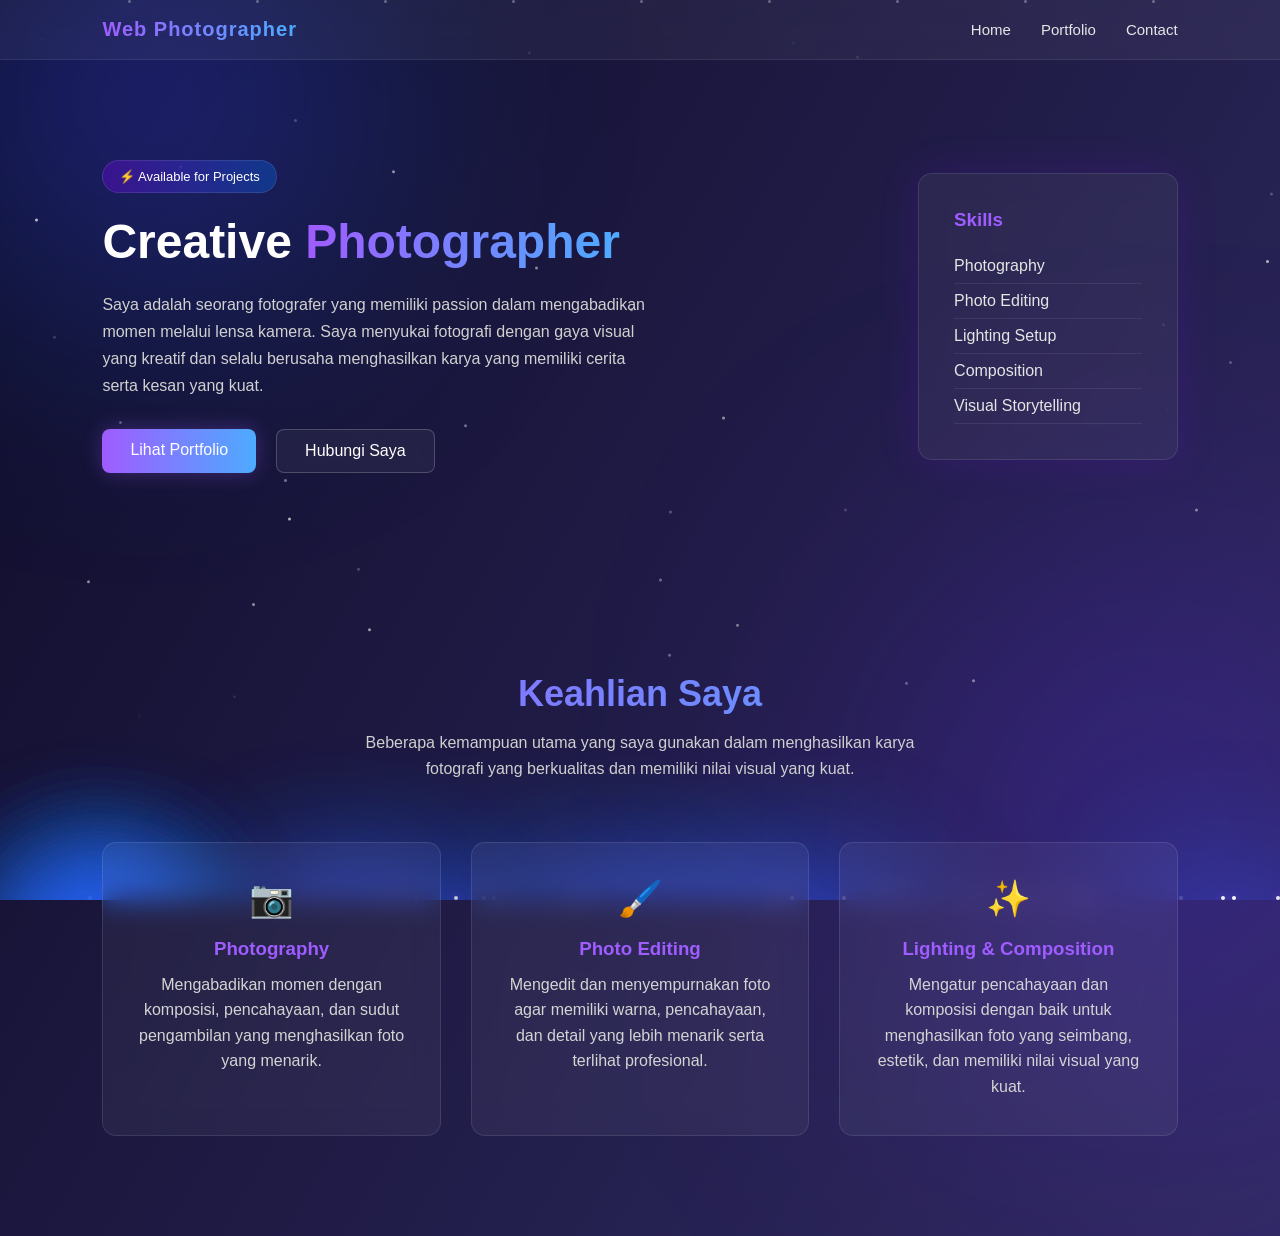
<file: index.html>
<!DOCTYPE html>
<html lang="en">
<head>
<meta charset="UTF-8">
<meta name="viewport" content="width=device-width, initial-scale=1.0">
<title>Ekizr | Home</title>
<link rel="stylesheet" href="style.css">
</head>

<body>

<!-- FIRE COSMIC BACKGROUND -->
<div class="cosmic-fire">
  <div class="flame"></div>
  <div class="flame"></div>
  <div class="flame"></div>
  <div class="flame"></div>
  <div class="flame"></div>
  <div class="flame"></div>
  <div class="flame"></div>
  <div class="flame"></div>
</div>

<div class="fire-sparks"></div>

<div class="particles">
<span style="left:10%;animation-duration:18s"></span>
<span style="left:20%;animation-duration:22s"></span>
<span style="left:30%;animation-duration:16s"></span>
<span style="left:40%;animation-duration:20s"></span>
<span style="left:50%;animation-duration:25s"></span>
<span style="left:60%;animation-duration:17s"></span>
<span style="left:70%;animation-duration:23s"></span>
<span style="left:80%;animation-duration:19s"></span>
<span style="left:90%;animation-duration:21s"></span>
</div>

<div class="fire-container">
<div class="fire"></div>
<div class="fire"></div>
<div class="fire"></div>
<div class="fire"></div>
<div class="fire"></div>
</div>

<nav>
<div class="logo">Web Photographer</div>

<ul>
<li><a href="index.html">Home</a></li>
<li><a href="portfolio.html">Portfolio</a></li>
<li><a href="contact.html">Contact</a></li>
</ul>
</nav>


<section class="hero">

<div class="hero-text">

<div class="hero-badge">⚡ Available for Projects</div>

<h1>
Creative <span>Photographer</span>
</h1>

<p>
Saya adalah seorang fotografer yang memiliki passion
dalam mengabadikan momen melalui lensa kamera.
Saya menyukai fotografi dengan gaya visual yang kreatif
dan selalu berusaha menghasilkan karya yang memiliki
cerita serta kesan yang kuat.
</p>

<div class="buttons">
<a href="portfolio.html" class="btn">Lihat Portfolio</a>
<a href="contact.html" class="btn-outline">Hubungi Saya</a>
</div>

</div>


<div class="hero-card">

<h3>Skills</h3>

<ul>
<li>Photography</li>
<li>Photo Editing</li>
<li>Lighting Setup</li>
<li>Composition</li>
<li>Visual Storytelling</li>
</ul> 
</div>

</section>

<section class="features">

<h2 class="features-title">Keahlian Saya</h2>

<p class="features-sub">
Beberapa kemampuan utama yang saya gunakan
dalam menghasilkan karya fotografi yang berkualitas
dan memiliki nilai visual yang kuat.
</p>

<div class="feature-grid">

<div class="feature">

<div class="feature-icon">📷</div>

<h3>Photography</h3>

<p>
Mengabadikan momen dengan komposisi,
pencahayaan, dan sudut pengambilan
yang menghasilkan foto yang menarik.
</p>

</div>


<div class="feature">
<div class="feature-icon">🖌️</div>
<h3>Photo Editing</h3>
<p>
Mengedit dan menyempurnakan foto agar memiliki
warna, pencahayaan, dan detail yang lebih menarik
serta terlihat profesional.
</p>
</div>

<div class="feature">
<div class="feature-icon">✨</div>
<h3>Lighting & Composition</h3>
<p>
Mengatur pencahayaan dan komposisi dengan baik
untuk menghasilkan foto yang seimbang,
estetik, dan memiliki nilai visual yang kuat.
</p>

</div>

</div>

</section>
<script src="script.js"></script>
</body>
</html>
</file>
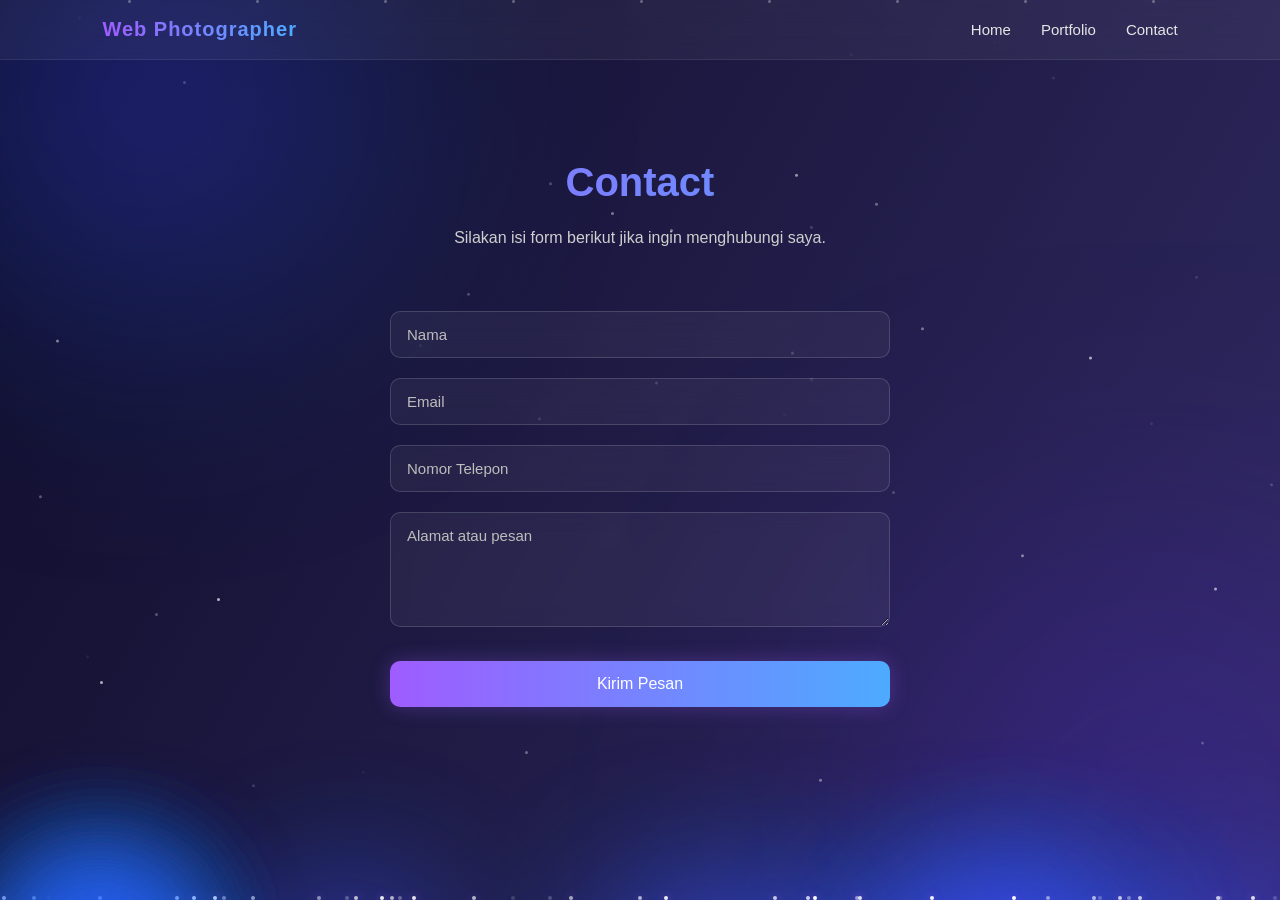
<file: contact.html>
<!DOCTYPE html>
<html lang="en">
<head>
<meta charset="UTF-8">
<meta name="viewport" content="width=device-width, initial-scale=1.0">
<title>Ekizr | Contact</title>
<link rel="stylesheet" href="style.css">
</head>

<body>
<!-- FIRE COSMIC BACKGROUND -->
<div class="cosmic-fire">
  <div class="flame"></div>
  <div class="flame"></div>
  <div class="flame"></div>
  <div class="flame"></div>
  <div class="flame"></div>
  <div class="flame"></div>
  <div class="flame"></div>
  <div class="flame"></div>
</div>

<div class="fire-sparks"></div>

<div class="particles">
<span style="left:10%;animation-duration:18s"></span>
<span style="left:20%;animation-duration:22s"></span>
<span style="left:30%;animation-duration:16s"></span>
<span style="left:40%;animation-duration:20s"></span>
<span style="left:50%;animation-duration:25s"></span>
<span style="left:60%;animation-duration:17s"></span>
<span style="left:70%;animation-duration:23s"></span>
<span style="left:80%;animation-duration:19s"></span>
<span style="left:90%;animation-duration:21s"></span>
</div>

<div class="fire-container">
<div class="fire"></div>
<div class="fire"></div>
<div class="fire"></div>
<div class="fire"></div>
<div class="fire"></div>
</div>

<nav>
<div class="logo">Web Photographer</div>

<ul>
<li><a href="index.html">Home</a></li>
<li><a href="portfolio.html">Portfolio</a></li>
<li><a href="contact.html">Contact</a></li>
</ul>
</nav>


<section class="page">

<h1 class="page-title">Contact</h1>

<p class="intro">
Silakan isi form berikut jika ingin menghubungi saya.
</p>

<form class="contact-form">

<div class="input-group">
<input type="text" placeholder="Nama" required>
</div>

<div class="input-group">
<input type="email" placeholder="Email" required>
</div>

<div class="input-group">
<input type="text" placeholder="Nomor Telepon">
</div>

<div class="input-group">
<textarea placeholder="Alamat atau pesan" rows="5" required></textarea>
</div>

<button type="submit" class="btn">Kirim Pesan</button>

</form>

</section>

<script src="script.js"></script>
</body>
</html>
</file>
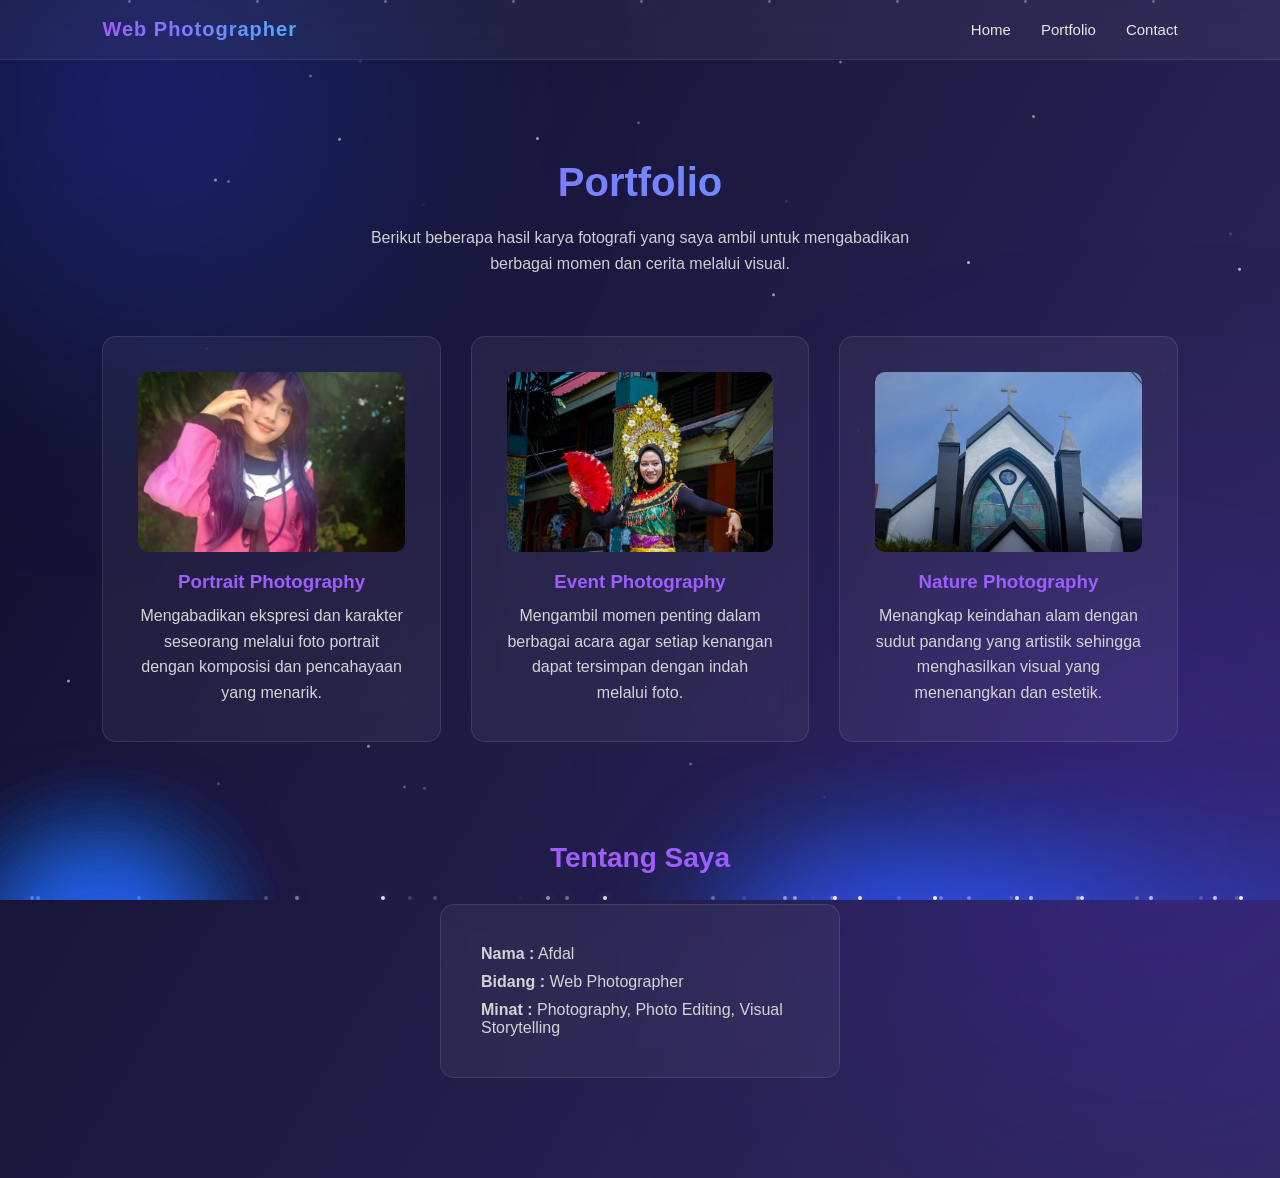
<file: portfolio.html>
<!DOCTYPE html>
<html lang="en">
<head>
<meta charset="UTF-8">
<meta name="viewport" content="width=device-width, initial-scale=1.0">
<title>Ekizr | Portfolio</title>
<link rel="stylesheet" href="style.css">
</head>

<body>
<!-- FIRE COSMIC BACKGROUND -->
<div class="cosmic-fire">
  <div class="flame"></div>
  <div class="flame"></div>
  <div class="flame"></div>
  <div class="flame"></div>
  <div class="flame"></div>
  <div class="flame"></div>
  <div class="flame"></div>
  <div class="flame"></div>
</div>

<div class="fire-sparks"></div>

<div class="particles">
<span style="left:10%;animation-duration:18s"></span>
<span style="left:20%;animation-duration:22s"></span>
<span style="left:30%;animation-duration:16s"></span>
<span style="left:40%;animation-duration:20s"></span>
<span style="left:50%;animation-duration:25s"></span>
<span style="left:60%;animation-duration:17s"></span>
<span style="left:70%;animation-duration:23s"></span>
<span style="left:80%;animation-duration:19s"></span>
<span style="left:90%;animation-duration:21s"></span>
</div>

<div class="fire-container">
<div class="fire"></div>
<div class="fire"></div>
<div class="fire"></div>
<div class="fire"></div>
<div class="fire"></div>
</div>

<nav>
<div class="logo">Web Photographer</div>

<ul>
<li><a href="index.html">Home</a></li>
<li><a href="portfolio.html">Portfolio</a></li>
<li><a href="contact.html">Contact</a></li>
</ul>
</nav>


<section class="page">

<h1 class="page-title">Portfolio</h1>

<p class="intro">
Berikut beberapa hasil karya fotografi yang saya ambil
untuk mengabadikan berbagai momen dan cerita melalui visual.
</p>


<div class="project-grid">

<div class="project-card">

<img src="cos.jpeg" alt="Portrait Photography" class="project-img">

<h3>Portrait Photography</h3>

<p>
Mengabadikan ekspresi dan karakter seseorang
melalui foto portrait dengan komposisi dan
pencahayaan yang menarik.
</p>

</div>


<div class="project-card">

<img src="event.jpeg" alt="Event Photography" class="project-img">

<h3>Event Photography</h3>

<p>
Mengambil momen penting dalam berbagai acara
agar setiap kenangan dapat tersimpan
dengan indah melalui foto.
</p>

</div>


<div class="project-card">

<img src="gereja.jpeg" alt="Nature Photography" class="project-img">

<h3>Nature Photography</h3>

<p>
Menangkap keindahan alam dengan sudut
pandang yang artistik sehingga menghasilkan
visual yang menenangkan dan estetik.
</p>

</div>

</div>

<h2 class="sub-title">Tentang Saya</h2>


<div class="about-box">

<div class="about-content">

<p><strong>Nama :</strong> Afdal </p>

<p><strong>Bidang :</strong> Web Photographer</p>

<p><strong>Minat :</strong> Photography, Photo Editing, Visual Storytelling</p>

</div>

</div>

</section>

<script src="script.js"></script>
</body>
</html>
</file>
<file: style.css>
*{
margin:0;
padding:0;
box-sizing:border-box;
font-family:Arial;
}
body{ margin:0; padding:0; color:white; min-height:100vh; overflow-x:hidden; font-family:Arial, Helvetica, sans-serif;

/* animated gradient */
background:linear-gradient(
130deg,
#0f0c29,
#302b63,
#1f1c55,
#24243e,
#3a0ca3
); background-size:400% 400%; animation:bgMove 18s ease infinite; position:relative;}

/* GRADIENT MOVEMENT */
@keyframes bgMove{
0%{
background-position:0% 50%;
}
50%{
background-position:100% 50%;
}
100%{
background-position:0% 50%;
}}

/* FIRE AURA */
body::before{
content:"";position:fixed;width:600px;height:600px;
background:radial-gradient(
circle,
rgba(140,0,255,0.45),
rgba(0,120,255,0.25),
transparent 70%
);
filter:blur(120px);top:-200px;left:-150px;animation:fireMove1 12s ease-in-out infinite alternate; z-index:-2;}

/* SECOND FIRE */
body::after{ content:""; position:fixed; width:650px; height:650px; background:radial-gradient( circle,rgba(0,120,255,0.45), rgba(140,0,255,0.25), transparent 70%); filter:blur(140px);bottom:-250px;right:-200px;animation:fireMove2 14s ease-in-out infinite alternate;z-index:-2;}

/* FIRE MOVEMENT */

@keyframes fireMove1{
0%{
transform:translate(0,0) scale(1);
}
100%{
transform:translate(120px,80px) scale(1.2);
}}

@keyframes fireMove2{
0%{
transform:translate(0,0) scale(1);
}
100%{
transform:translate(-120px,-80px) scale(1.3);
}}

/* LIGHT PARTICLES */
.particles{position:fixed;top:0;left:0;width:100%;height:100%;pointer-events:none;z-index:-1;overflow:hidden;}
.particles span{position:absolute;width:3px;height:3px;background:rgba(255,255,255,0.7);border-radius:50%;animation:particleMove linear infinite;}

/* PARTICLE ANIMATION */
@keyframes particleMove{
0%{
transform:translateY(0);
opacity:0;
}
50%{
opacity:1;
}
100%{
transform:translateY(-1200px);
opacity:0;
}}

/* FIRE CONTAINER */
.fire-container{position:fixed;top:0;left:0;width:100%;height:100%;pointer-events:none;overflow:hidden;z-index:-1;}

/* FIRE PARTICLE */
.fire{position:absolute;bottom:-150px;width:200px;height:200px;
background:radial-gradient(
circle,
rgba(140,0,255,0.8) 0%,
rgba(0,140,255,0.6) 40%,
transparent 70%
);
border-radius:50%;filter:blur(60px);animation:fireRise linear infinite;}

/* FIRE MOVEMENT */
@keyframes fireRise{
0%{
transform:translateY(0) scale(0.8);
opacity:0.7;
}
50%{
opacity:1;
}
100%{
transform:translateY(-120vh) scale(1.4);
opacity:0;
}}

/* BACKGROUND GRADIENT HIDUP */

body{margin:0;color:white;min-height:100vh;overflow-x:hidden;font-family:Arial;
background:linear-gradient(
120deg,
#0f0c29,
#302b63,
#1f1c55,
#24243e,
#3a0ca3
);
background-size:400% 400%;animation:gradientMove 18s ease infinite;position:relative;}


/* GRADIENT ANIMATION */
@keyframes gradientMove{
0%{background-position:0% 50%;}
50%{background-position:100% 50%;}
100%{background-position:0% 50%;}
}

/* COSMIC FIRE CONTAINER */
.cosmic-fire{position:fixed;bottom:0;left:0;width:100%;height:100%;pointer-events:none;overflow:hidden;z-index:-1;}

/* FLAME */
.flame{position:absolute;bottom:-200px;width:250px;height:250px;border-radius:50%;
background:radial-gradient(
circle,
rgba(180,0,255,0.9) 0%,
rgba(0,120,255,0.6) 40%,
rgba(0,0,0,0) 70%
);filter:blur(70px);animation:flameRise linear infinite;opacity:0.8;
}

/* FLAME ANIMATION */
@keyframes flameRise{
0%{
transform:translateY(0) scale(0.7);
opacity:0.8;
}
50%{
opacity:1;
}
100%{
transform:translateY(-120vh) scale(1.6);
opacity:0;
}}

/* SPARK PARTICLES */
.fire-sparks{position:fixed;top:0;left:0;width:100%;height:100%;pointer-events:none;z-index:-1;overflow:hidden;}
.fire-sparks span{position:absolute;width:4px;height:4px;background:white;border-radius:50%;box-shadow:0 0 10px #9f5cff;animation:sparkMove linear infinite;}

/* SPARK ANIMATION */
@keyframes sparkMove{
0%{
transform:translateY(0);
opacity:0;
}
50%{
opacity:1;
}
100%{
transform:translateY(-1000px);
opacity:0;
}}

/* NAVBAR */
nav{display:flex;justify-content:space-between;align-items:center;padding:18px 8%;background:rgba(255,255,255,0.05);backdrop-filter:blur(12px);border-bottom:1px solid rgba(255,255,255,0.08);position:sticky;top:0;z-index:1000;}

/* LOGO */
.logo{font-size:20px;font-weight:600;letter-spacing:1px;
background:linear-gradient(
90deg,
#9f5cff,
#4dabff
);-webkit-background-clip:text;color:transparent;}

/* MENU */
nav ul{display:flex;gap:30px;list-style:none;}

/* LINK */
nav ul li a{text-decoration:none;color:#e6e6e6;font-size:15px;position:relative;transition:0.3s;}

/* UNDERLINE EFFECT */
nav ul li a::after{content:"";position:absolute;left:0;bottom:-6px;width:0%;height:2px;
background:linear-gradient(
90deg,
#9f5cff,
#4dabff
);transition:0.35s;}

/* HOVER */
nav ul li a:hover{color:#ffffff;}
nav ul li a:hover::after{width:100%;}
/* HERO SECTION */
.hero{display:flex;justify-content:space-between;align-items:center;gap:60px;padding:100px 8%;flex-wrap:wrap;}

/* HERO TEXT */
.hero-text{max-width:550px;}

/* BADGE */
.hero-badge{display:inline-block;padding:8px 16px;border-radius:30px;font-size:13px;
background:linear-gradient(
90deg,
rgba(140,0,255,0.3),
rgba(0,120,255,0.3)
);border:1px solid rgba(255,255,255,0.1);margin-bottom:20px;backdrop-filter:blur(10px);}

/* HERO TITLE */
.hero-text h1{font-size:48px;margin-bottom:20px;line-height:1.2;}

/* GRADIENT TEXT */
.hero-text span{
background:linear-gradient(
90deg,
#9f5cff,
#4dabff
);-webkit-background-clip:text;color:transparent;}

/* HERO PARAGRAPH */
.hero-text p{color:#d1d1d1;line-height:1.7;margin-bottom:30px;}

/* BUTTON AREA */
.buttons{display:flex;gap:20px;flex-wrap:wrap;}

/* PRIMARY BUTTON */
.btn{padding:12px 28px;border-radius:8px;background:linear-gradient(
90deg,
#9f5cff,
#4dabff
);color:white;text-decoration:none;transition:0.35s;box-shadow:0 0 20px rgba(159,92,255,0.3);}

.btn:hover{transform:translateY(-4px);box-shadow:0 0 25px rgba(159,92,255,0.6);}

/* OUTLINE BUTTON */
.btn-outline{padding:12px 28px;border-radius:8px;border:1px solid rgba(255,255,255,0.2);text-decoration:none;color:white;transition:0.35s;background:rgba(255,255,255,0.05);backdrop-filter:blur(6px);}
.btn-outline:hover{background:linear-gradient(
90deg,
rgba(140,0,255,0.4),
rgba(0,120,255,0.4)
);transform:translateY(-4px);}

/* HERO CARD */
.hero-card{background:rgba(255,255,255,0.05);border:1px solid rgba(255,255,255,0.1);padding:35px;border-radius:14px;min-width:260px;backdrop-filter:blur(14px);box-shadow:0 0 40px rgba(140,0,255,0.15);transition:0.35s;}

/* CARD HOVER */
.hero-card:hover{transform:translateY(-6px);box-shadow:0 0 50px rgba(0,120,255,0.3);}

/* CARD TITLE */
.hero-card h3{margin-bottom:18px;color:#9f5cff;}
/* SKILL LIST */
.hero-card ul{list-style:none;padding:0;}
.hero-card li{padding:8px 0;border-bottom:1px solid rgba(255,255,255,0.08);color:#e5e5e5;
}

/* FEATURES SECTION */

.features{

padding:100px 8%;

text-align:center;

}


/* TITLE */

.features-title{font-size:36px;margin-bottom:15px;
background:linear-gradient(
90deg,
#9f5cff,
#4dabff
);-webkit-background-clip:text;color:transparent;}

/* SUBTITLE */
.features-sub{max-width:600px;margin:auto;color:#cfcfcf;margin-bottom:60px;line-height:1.6;}

/* GRID */
.feature-grid{display:grid;grid-template-columns:repeat(auto-fit,minmax(250px,1fr));gap:30px;}

/* CARD */
.feature{background:rgba(255,255,255,0.05);border:1px solid rgba(255,255,255,0.1);padding:35px;border-radius:14px;backdrop-filter:blur(14px);transition:0.35s;position:relative;overflow:hidden;}

/* CARD HOVER */
.feature:hover{transform:translateY(-8px);box-shadow:0 0 40px rgba(140,0,255,0.25);}

/* ICON */
.feature-icon{font-size:36px;margin-bottom:18px;}

/* TITLE */
.feature h3{margin-bottom:12px;color:#9f5cff;}

/* TEXT */
.feature p{color:#d4d4d4;line-height:1.6;}

/* LIGHT EFFECT */
.feature::before{content:"";position:absolute;top:0;left:-100%;width:100%;height:100%;
background:linear-gradient(
120deg,
transparent,
rgba(255,255,255,0.15),
transparent
);
transition:0.6s;}
.feature:hover::before{left:100%;}

/* PAGE SECTION */
.page{padding:100px 8%;text-align:center;}

/* TITLE */
.page-title{font-size:40px;margin-bottom:20px;
background:linear-gradient(
90deg,
#9f5cff,
#4dabff);-webkit-background-clip:text;color:transparent;}

/* INTRO */
.intro{max-width:600px;margin:auto;margin-bottom:60px;color:#cfcfcf;line-height:1.6;}

/* GRID PROJECT */
.project-grid{display:grid;grid-template-columns:repeat(auto-fit,minmax(250px,1fr));gap:30px;}

/* PROJECT CARD */
.project-card{background:rgba(255,255,255,0.05);border:1px solid rgba(255,255,255,0.1);padding:35px;border-radius:14px;backdrop-filter:blur(14px);transition:0.35s;position:relative;overflow:hidden;}

/* HOVER */
.project-card:hover{transform:translateY(-8px);box-shadow:0 0 40px rgba(140,0,255,0.25);}

/* ICON */
.project-icon{font-size:36px;margin-bottom:18px;}

/* TITLE */
.project-card h3{margin-bottom:10px;color:#9f5cff;}

/* TEXT */
.project-card p{color:#d4d4d4;line-height:1.6;}

/* ABOUT TITLE */
.sub-title{margin-top:100px;margin-bottom:30px;font-size:28px;color:#9f5cff;}

/* ABOUT BOX */
.about-box{display:flex;justify-content:center;}
.about-content{background:rgba(255,255,255,0.05);border:1px solid rgba(255,255,255,0.1);padding:30px 40px;border-radius:14px;backdrop-filter:blur(14px);max-width:400px;text-align:left;}
.about-content p{margin:10px 0;color:#d4d4d4;}

/* FORM */
.contact-form{max-width:500px;margin:40px auto;display:flex;flex-direction:column;gap:20px;}

/* INPUT GROUP */
.input-group{position:relative;}

/* INPUT & TEXTAREA */
.contact-form input,
.contact-form textarea{width:100%;padding:14px 16px;border-radius:10px;border:1px solid rgba(255,255,255,0.15);background:rgba(255,255,255,0.05);color:#fff;font-size:15px;outline:none;transition:0.3s;backdrop-filter:blur(10px);}

/* PLACEHOLDER */
.contact-form input::placeholder,
.contact-form textarea::placeholder{color:#bdbdbd;}

/* FOCUS EFFECT */
.contact-form input:focus,
.contact-form textarea:focus{border-color:#9f5cff;box-shadow:0 0 12px rgba(159,92,255,0.5);}

/* BUTTON */
.contact-form .btn{margin-top:10px;padding:14px;border:none;border-radius:10px;
background:linear-gradient(
90deg,
#9f5cff,
#4dabff
);color:white;font-size:16px;cursor:pointer;transition:0.3s;}

/* BUTTON HOVER */
.contact-form .btn:hover{transform:translateY(-2px);box-shadow:0 0 20px rgba(159,92,255,0.6);}

/* AURA BACKGROUND */

/* PROJECT IMAGE */

.project-img{

width:100%;

height:180px;

object-fit:cover;

border-radius:10px;

margin-bottom:15px;

transition:0.4s;

}


/* HOVER IMAGE */

.project-card:hover .project-img{

transform:scale(1.05);

}
</file>
